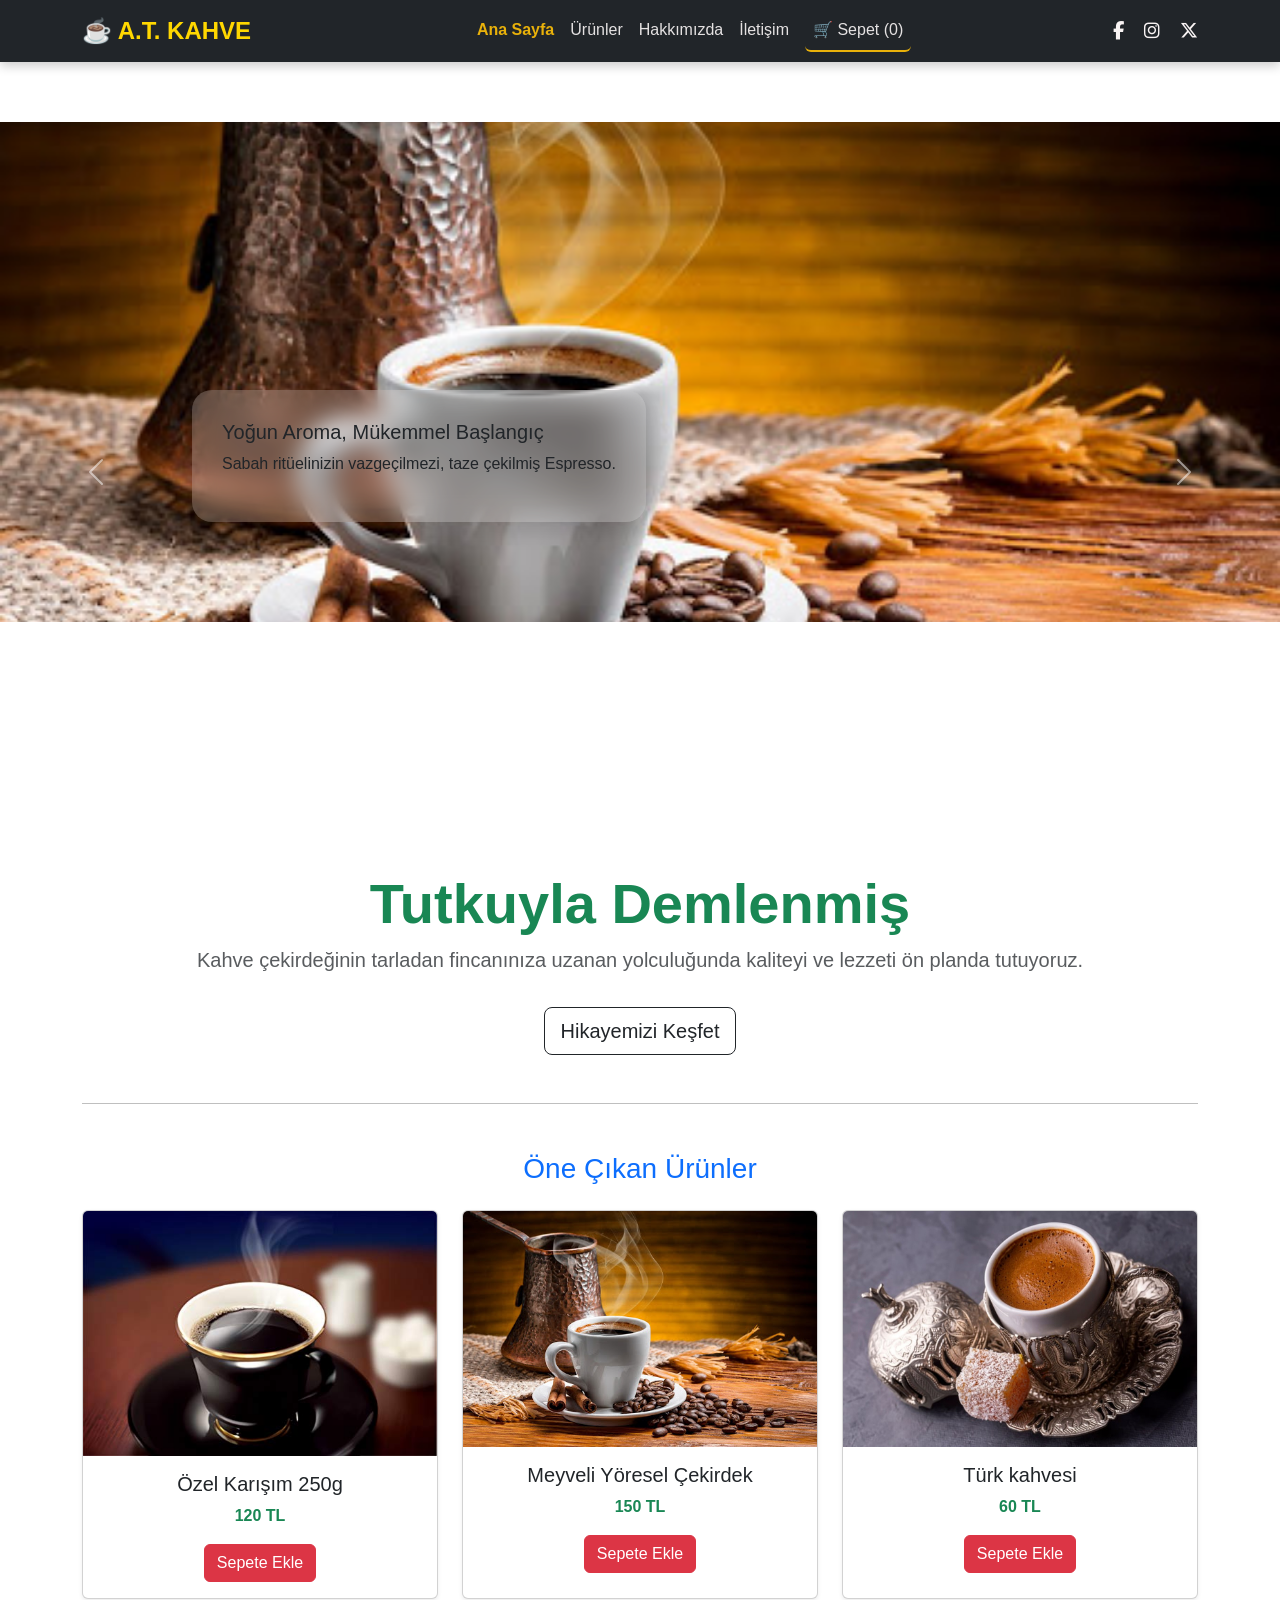
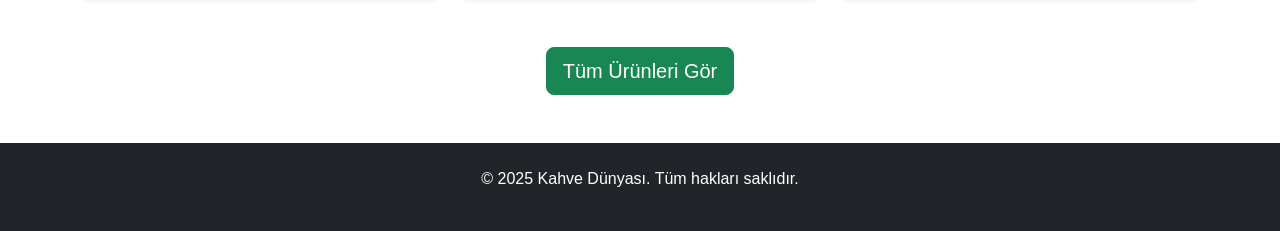
<file: index.html>
<!DOCTYPE html>
<html lang="tr">
<head>
    <meta charset="UTF-8">
    <meta name="viewport" content="width=device-width, initial-scale=1.0">
    <title>Ana Sayfa - Kahve Dünyası</title>
    <link rel="stylesheet" href="bootstrap.min.css">
    <link rel="stylesheet" href="style.css">
    <link rel="stylesheet" href="https://cdnjs.cloudflare.com/ajax/libs/font-awesome/6.4.2/css/all.min.css">
</head>
<body>

    <nav class="navbar navbar-expand-lg navbar-dark bg-dark sticky-top">
        <div class="container">
    <a class="navbar-brand" href="index.html">☕ A.T. KAHVE</a>
    
    <button class="navbar-toggler" type="button" data-bs-toggle="collapse" data-bs-target="#navbarNav">
        <span class="navbar-toggler-icon"></span>
    </button>

     <div class="collapse navbar-collapse" id="navbarNav">
             <ul class="navbar-nav mx-auto text-center"> 
                    <li class="nav-item"><a class="nav-link active" href="index.html">Ana Sayfa</a></li>
                    <li class="nav-item"><a class="nav-link" href="ürünler.html">Ürünler</a></li>
                    <li class="nav-item"><a class="nav-link" href="hakkımızda.html">Hakkımızda</a></li>
                    <li class="nav-item"><a class="nav-link" href="iletişim.html">İletişim</a></li>
                    <li class="nav-item"><a class="nav-link btn btn-outline-warning ms-lg-2" href="sepet.html">🛒 Sepet (<span id="sepet-sayaci">0</span>)</a></li>
                </ul>
            </div>
               <div class="header-social-icons">
    <a href="https://facebook.com" target="_blank" class="social-icon"><i class="fab fa-facebook-f"></i></a>
    <a href="https://instagram.com" target="_blank" class="social-icon"><i class="fab fa-instagram"></i></a>
    <a href="https://twitter.com" target="_blank" class="social-icon"><i class="fab fa-x-twitter"></i></a>
</div>
        </div>
    </nav>

    <header class="mb-5">
        <div id="kahveCarousel" class="carousel slide" data-bs-ride="carousel">
            <div class="carousel-indicators">
                <button type="button" data-bs-target="#kahveCarousel" data-bs-slide-to="0" class="active" aria-current="true" aria-label="Slide 1"></button>
                <button type="button" data-bs-target="#kahveCarousel" data-bs-slide-to="1" aria-label="Slide 2"></button>
                <button type="button" data-bs-target="#kahveCarousel" data-bs-slide-to="2" aria-label="Slide 3"></button>
            </div>
            <div class="carousel-inner">
                <div class="carousel-item active">
                    <img src="images/meyveli.png" class="d-block w-100" alt="Espresso">
                    <div class="carousel-caption carousel-text-area d-none d-md-block">
                        <h5>Yoğun Aroma, Mükemmel Başlangıç</h5>
                        <p>Sabah ritüelinizin vazgeçilmezi, taze çekilmiş Espresso.</p>
                    </div>
                </div>
                <div class="carousel-item">
                    <img src="images/özelkarısım.png" class="d-block w-100" alt="Filtre Kahve">
                    <div class="carousel-caption carousel-text-area d-none d-md-block">
                        <h5>Günün Her Anına Uygun Filtre Kahveler</h5>
                        <p>Özenle seçilmiş çekirdeklerden demlenmiştir.</p>
                    </div>
                </div>
                <div class="carousel-item">
                    <img src="images/-2332285.webp" class="d-block w-100" alt="Premium Kahve">
                    <div class="carousel-caption carousel-text-area d-none d-md-block">
                        <h5>Sınırlı Üretim Premium Lezzetler</h5>
                        <p>Dünyanın en iyi kahve çiftliklerinden.</p>
                    </div>
                </div>
            </div>
            <button class="carousel-control-prev" type="button" data-bs-target="#kahveCarousel" data-bs-slide="prev">
                <span class="carousel-control-prev-icon" aria-hidden="true"></span>
                <span class="visually-hidden">Previous</span>
            </button>
            <button class="carousel-control-next" type="button" data-bs-target="#kahveCarousel" data-bs-slide="next">
                <span class="carousel-control-next-icon" aria-hidden="true"></span>
                <span class="visually-hidden">Next</span>
            </button>
        </div>
    </header>

    <main class="container my-5">
        
        <section class="text-center mb-5">
            <h2 class="display-4 fw-bold text-success">Tutkuyla Demlenmiş</h2>
            <p class="lead text-muted">Kahve çekirdeğinin tarladan fincanınıza uzanan yolculuğunda kaliteyi ve lezzeti ön planda tutuyoruz.</p>
            <a href="hakkımızda.html" class="btn btn-outline-dark btn-lg mt-3">Hikayemizi Keşfet</a>
        </section>

        <hr>

        <section class="mt-5">
            <h3 class="text-center mb-4 text-primary">Öne Çıkan Ürünler</h3>
            <div class="row row-cols-1 row-cols-md-3 g-4">
                
                <div class="col">
                    <div class="card h-100 shadow-sm">
                        <img src="images/özelkarısım.png" class="card-img-top urun-resim" alt="Özel Karışım">
                        <div class="card-body text-center">
                            <h5 class="card-title">Özel Karışım 250g</h5>
                            <p class="card-text text-success fw-bold">120 TL</p>
                            <button class="btn btn-danger sepeteEkleBtn" data-urun-id="1">Sepete Ekle</button>
                        </div>
                    </div>
                </div>

                <div class="col">
                    <div class="card h-100 shadow-sm">
                        <img src="images/meyveli.png" class="card-img-top urun-resim" alt="Meyveli Çekirdek">
                        <div class="card-body text-center">
                            <h5 class="card-title">Meyveli Yöresel Çekirdek</h5>
                            <p class="card-text text-success fw-bold">150 TL</p>
                            <button class="btn btn-danger sepeteEkleBtn" data-urun-id="2">Sepete Ekle</button>
                        </div>
                    </div>
                </div>

                <div class="col">
                    <div class="card h-100 shadow-sm">
                        <img src="images/lezzetli-turk-kahvesinin-tarifi-452e.jpg" class="card-img-top urun-resim" alt="Soğuk Kahve">
                        <div class="card-body text-center">
                            <h5 class="card-title">Türk kahvesi </h5>
                            <p class="card-text text-success fw-bold">60 TL</p>
                            <button class="btn btn-danger sepeteEkleBtn" data-urun-id="3">Sepete Ekle</button>
                        </div>
                    </div>
                </div>

            </div>
            <div class="text-center mt-5">
                <a href="ürünler.html" class="btn btn-success btn-lg">Tüm Ürünleri Gör</a>
            </div>
        </section>

    </main>

    <footer class="bg-dark text-white mt-5 p-4">
        <div class="container text-center">
            <p>© 2025 Kahve Dünyası. Tüm hakları saklıdır.</p>
        </div>
    </footer>

    <script src="bootstrap.bundle.min.js"></script>
    <script src="cart.js"></script>
</body>
</html>
</file>
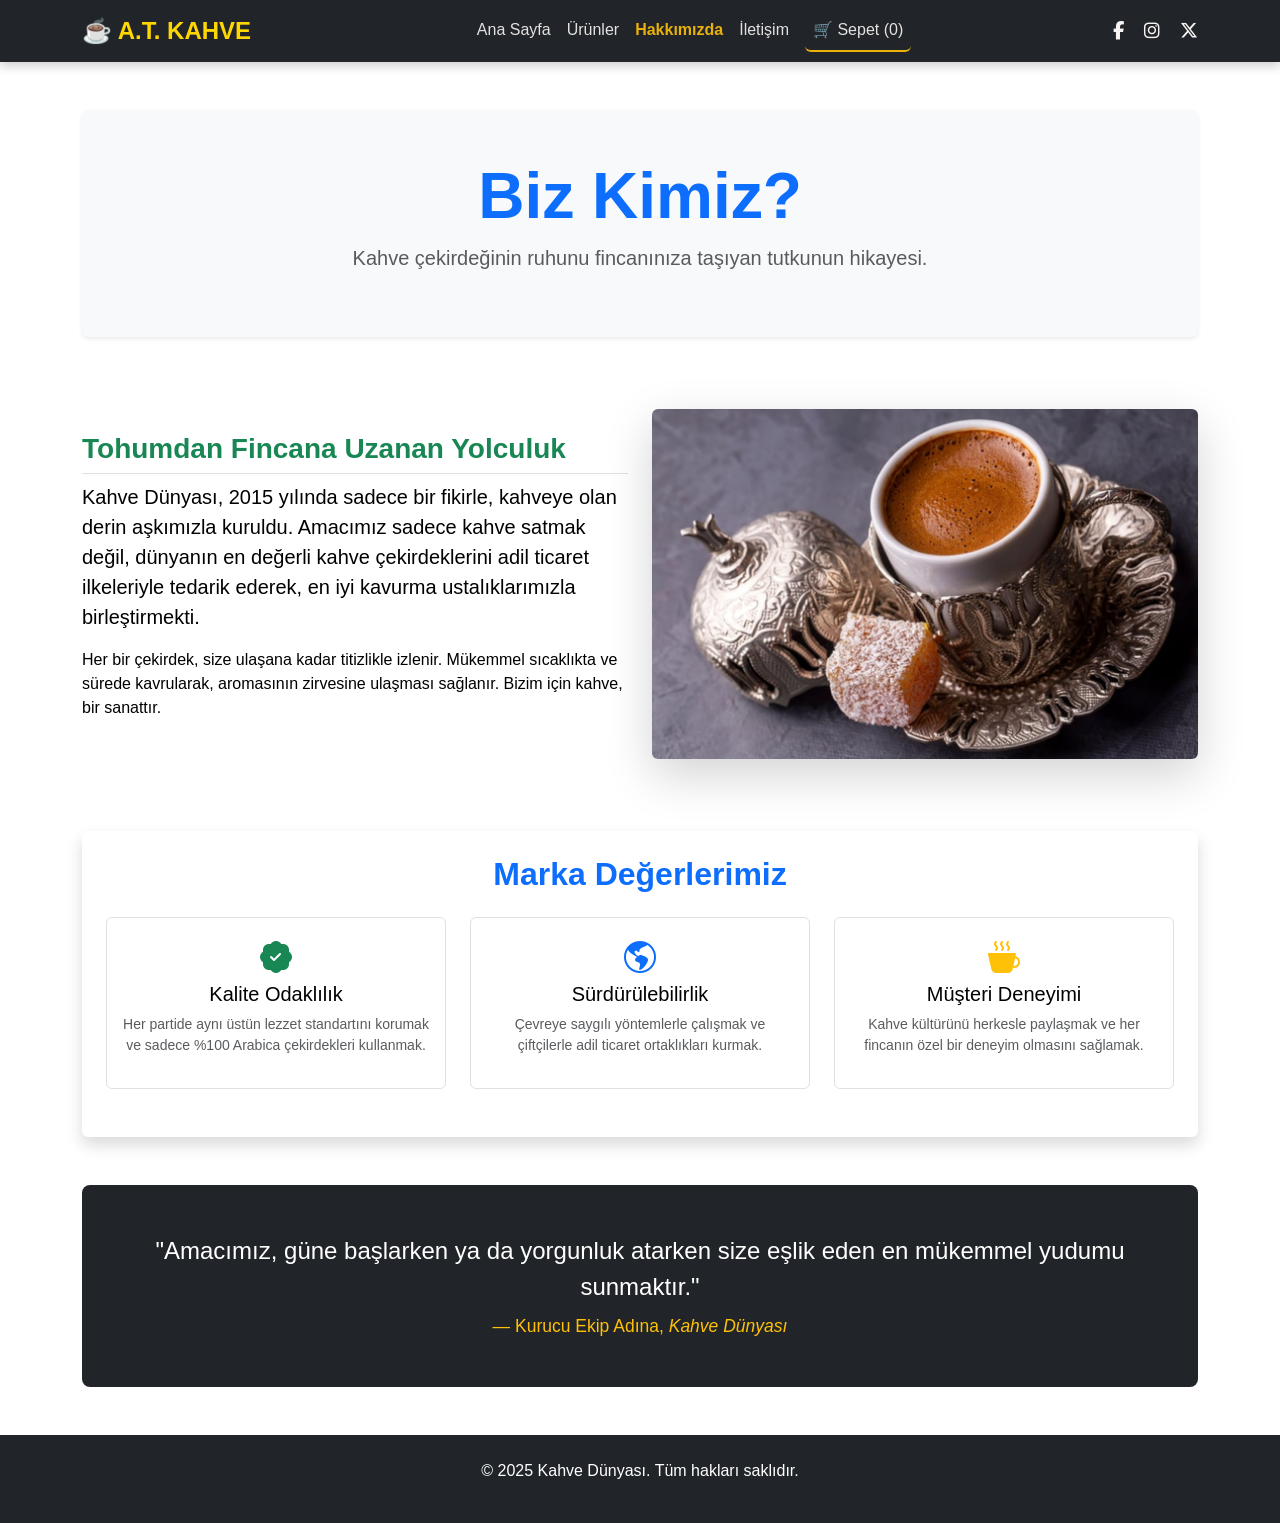
<file: hakkımızda.html>
<!DOCTYPE html>
<html lang="tr">
<head>
    <meta charset="UTF-8">
    <meta name="viewport" content="width=device-width, initial-scale=1.0">
    <title>Hakkımızda - Kahve Dünyası</title>
    <link rel="stylesheet" href="bootstrap.min.css">
    <link rel="stylesheet" href="style.css">
    <link rel="stylesheet" href="https://cdn.jsdelivr.net/npm/bootstrap-icons@1.11.3/font/bootstrap-icons.min.css">
     <link rel="stylesheet" href="https://cdnjs.cloudflare.com/ajax/libs/font-awesome/6.4.2/css/all.min.css">
</head>
<body>

    <nav class="navbar navbar-expand-lg navbar-dark bg-dark sticky-top">
        <div class="container">
            <a class="navbar-brand" href="index.html">☕ A.T. KAHVE</a>
            <button class="navbar-toggler" type="button" data-bs-toggle="collapse" data-bs-target="#navbarNav" aria-controls="navbarNav" aria-expanded="false" aria-label="Toggle navigation">
                <span class="navbar-toggler-icon"></span>
            </button>
            <div class="collapse navbar-collapse" id="navbarNav">
               <ul class="navbar-nav mx-auto text-center"> 
                    <li class="nav-item"><a class="nav-link" href="index.html">Ana Sayfa</a></li>
                    <li class="nav-item"><a class="nav-link" href="ürünler.html">Ürünler</a></li>
                    <li class="nav-item"><a class="nav-link active" href="hakkımızda.html">Hakkımızda</a></li>
                    <li class="nav-item"><a class="nav-link" href="iletişim.html">İletişim</a></li>
                    <li class="nav-item"><a class="nav-link btn btn-outline-warning ms-lg-2" href="sepet.html">🛒 Sepet (<span id="sepet-sayaci">0</span>)</a></li>
                </ul>
            </div>
               <div class="header-social-icons">
    <a href="https://facebook.com" target="_blank" class="social-icon"><i class="fab fa-facebook-f"></i></a>
    <a href="https://instagram.com" target="_blank" class="social-icon"><i class="fab fa-instagram"></i></a>
    <a href="https://twitter.com" target="_blank" class="social-icon"><i class="fab fa-x-twitter"></i></a>
</div>
        </div>
    </nav>

    <main class="container my-5">
        
        <header class="text-center mb-5 p-5 bg-light rounded shadow-sm">
            <h1 class="display-3 fw-bold text-primary">Biz Kimiz?</h1>
            <p class="lead text-muted">Kahve çekirdeğinin ruhunu fincanınıza taşıyan tutkunun hikayesi.</p>
        </header>

        <section class="mb-5 py-4">
            <div class="row align-items-center">
                <div class="col-md-6 order-md-1">
                    
                    <img src="images/lezzetli-turk-kahvesinin-tarifi-452e.jpg" class="img-fluid rounded shadow-lg" alt="Kahve Denetimi" style="height: 350px; width: 100%; object-fit: cover;">
                </div>
                <div class="col-md-6 order-md-0 mt-4 mt-md-0">
                    <h2 class="h3 fw-bold text-success border-bottom pb-2">Tohumdan Fincana Uzanan Yolculuk</h2>
                    <p class="fs-5">Kahve Dünyası, 2015 yılında sadece bir fikirle, kahveye olan derin aşkımızla kuruldu. Amacımız sadece kahve satmak değil, dünyanın en değerli kahve çekirdeklerini adil ticaret ilkeleriyle tedarik ederek, en iyi kavurma ustalıklarımızla birleştirmekti.</p>
                    <p>Her bir çekirdek, size ulaşana kadar titizlikle izlenir. Mükemmel sıcaklıkta ve sürede kavrularak, aromasının zirvesine ulaşması sağlanır. Bizim için kahve, bir sanattır.</p>
                </div>
            </div>
        </section>

        <section class="mb-5 py-4 bg-white p-4 rounded shadow">
            <h2 class="text-center fw-bold mb-4 text-primary">Marka Değerlerimiz</h2>
            <div class="row text-center">
                
                <div class="col-md-4 mb-4">
                    <div class="p-3 border rounded h-100">
                        <i class="bi bi-patch-check-fill text-success fs-2 mb-3"></i>
                        <h4 class="h5">Kalite Odaklılık</h4>
                        <p class="text-muted small">Her partide aynı üstün lezzet standartını korumak ve sadece %100 Arabica çekirdekleri kullanmak.</p>
                    </div>
                </div>

                <div class="col-md-4 mb-4">
                    <div class="p-3 border rounded h-100">
                        <i class="bi bi-globe-americas text-primary fs-2 mb-3"></i>
                        <h4 class="h5">Sürdürülebilirlik</h4>
                        <p class="text-muted small">Çevreye saygılı yöntemlerle çalışmak ve çiftçilerle adil ticaret ortaklıkları kurmak.</p>
                    </div>
                </div>

                <div class="col-md-4 mb-4">
                    <div class="p-3 border rounded h-100">
                        <i class="bi bi-cup-hot-fill text-warning fs-2 mb-3"></i>
                        <h4 class="h5">Müşteri Deneyimi</h4>
                        <p class="text-muted small">Kahve kültürünü herkesle paylaşmak ve her fincanın özel bir deneyim olmasını sağlamak.</p>
                    </div>
                </div>
            </div>
        </section>
        
        <section class="text-center bg-dark text-white p-5 rounded-3">
            <blockquote class="blockquote mb-0">
                <p class="mb-0 fs-4">"Amacımız, güne başlarken ya da yorgunluk atarken size eşlik eden en mükemmel yudumu sunmaktır."</p>
                <footer class="blockquote-footer mt-2 text-warning">Kurucu Ekip Adına, <cite title="Source Title">Kahve Dünyası</cite></footer>
            </blockquote>
        </section>

    </main>

    <footer class="bg-dark text-white mt-5 p-4">
        <div class="container text-center">
            <p>© 2025 Kahve Dünyası. Tüm hakları saklıdır.</p>
        </div>
    </footer>

    <script src="bootstrap.bundle.min.js"></script>
    <script src="cart.js"></script>
</body>
</html>
</file>
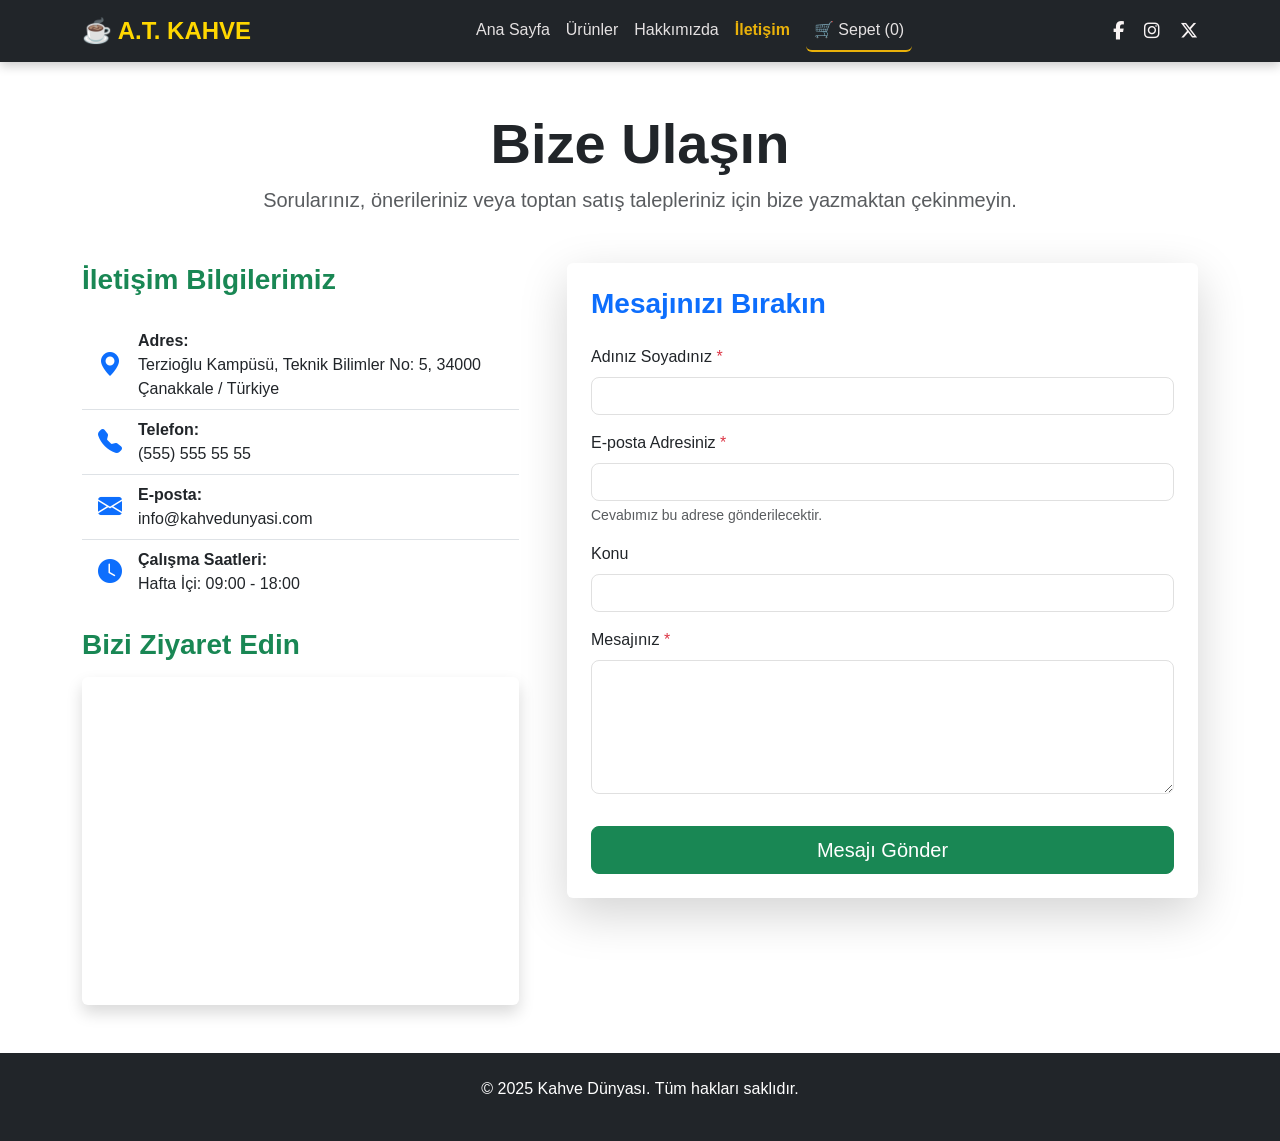
<file: iletişim.html>
<!DOCTYPE html>
<html lang="tr">
<head>
    <meta charset="UTF-8">
    <meta name="viewport" content="width=device-width, initial-scale=1.0">
    <title>İletişim - Kahve Dünyası</title>
    <link rel="stylesheet" href="bootstrap.min.css">
    <link rel="stylesheet" href="style.css">
    <link rel="stylesheet" href="https://cdn.jsdelivr.net/npm/bootstrap-icons@1.11.3/font/bootstrap-icons.min.css">
     <link rel="stylesheet" href="https://cdnjs.cloudflare.com/ajax/libs/font-awesome/6.4.2/css/all.min.css">
</head>
<body>

    <nav class="navbar navbar-expand-lg navbar-dark bg-dark sticky-top">
        <div class="container">
            <a class="navbar-brand" href="index.html">☕ A.T. KAHVE</a>
            <button class="navbar-toggler" type="button" data-bs-toggle="collapse" data-bs-target="#navbarNav" aria-controls="navbarNav" aria-expanded="false" aria-label="Toggle navigation">
                <span class="navbar-toggler-icon"></span>
            </button>
            <div class="collapse navbar-collapse" id="navbarNav">
             <ul class="navbar-nav mx-auto text-center"> 
                    <li class="nav-item"><a class="nav-link" href="index.html">Ana Sayfa</a></li>
                    <li class="nav-item"><a class="nav-link" href="ürünler.html">Ürünler</a></li>
                    <li class="nav-item"><a class="nav-link" href="hakkımızda.html">Hakkımızda</a></li>
                    <li class="nav-item"><a class="nav-link active" href="iletişim.html">İletişim</a></li>
                    <li class="nav-item"><a class="nav-link btn btn-outline-warning ms-lg-2" href="sepet.html">🛒 Sepet (<span id="sepet-sayaci">0</span>)</a></li>
                </ul>
            </div>
               <div class="header-social-icons">
    <a href="https://facebook.com" target="_blank" class="social-icon"><i class="fab fa-facebook-f"></i></a>
    <a href="https://instagram.com" target="_blank" class="social-icon"><i class="fab fa-instagram"></i></a>
    <a href="https://twitter.com" target="_blank" class="social-icon"><i class="fab fa-x-twitter"></i></a>
</div>
        </div>
    </nav>

    <main class="container my-5">
        <header class="text-center mb-5">
            <h1 class="display-4 fw-bold text-dark">Bize Ulaşın</h1>
            <p class="lead text-muted">Sorularınız, önerileriniz veya toptan satış talepleriniz için bize yazmaktan çekinmeyin.</p>
        </header>

        <div class="row g-5">
            
            <div class="col-md-5">
                <h2 class="h3 fw-bold mb-4 text-success">İletişim Bilgilerimiz</h2>
                
                <ul class="list-group list-group-flush mb-4">
                    <li class="list-group-item d-flex align-items-center">
                        <i class="bi bi-geo-alt-fill text-primary fs-4 me-3"></i>
                        <div>
                            <strong>Adres:</strong>
                            <p class="mb-0">Terzioğlu Kampüsü, Teknik Bilimler No: 5, 34000 Çanakkale / Türkiye</p>
                        </div>
                    </li>
                    <li class="list-group-item d-flex align-items-center">
                        <i class="bi bi-telephone-fill text-primary fs-4 me-3"></i>
                        <div>
                            <strong>Telefon:</strong>
                            <p class="mb-0">(555) 555 55 55</p>
                        </div>
                    </li>
                    <li class="list-group-item d-flex align-items-center">
                        <i class="bi bi-envelope-fill text-primary fs-4 me-3"></i>
                        <div>
                            <strong>E-posta:</strong>
                            <p class="mb-0">info@kahvedunyasi.com</p>
                        </div>
                    </li>
                    <li class="list-group-item d-flex align-items-center">
                        <i class="bi bi-clock-fill text-primary fs-4 me-3"></i>
                        <div>
                            <strong>Çalışma Saatleri:</strong>
                            <p class="mb-0">Hafta İçi: 09:00 - 18:00</p>
                        </div>
                    </li>
                </ul>

                <h2 class="h3 fw-bold mb-3 text-success">Bizi Ziyaret Edin</h2>
                
                <div class="ratio ratio-4x3 rounded shadow">
                    <iframe src="https://maps.google.com/maps?q=istanbul%20kahve%20d%C3%BCnyas%C4%B1&t=&z=13&ie=UTF8&iwloc=&output=embed" allowfullscreen="" loading="lazy"></iframe>
                </div>
            </div>

            <div class="col-md-7">
                <div class="card p-4 shadow-lg border-0">
                    <h2 class="h3 fw-bold mb-4 text-primary">Mesajınızı Bırakın</h2>
                    <form>
                        <div class="mb-3">
                            <label for="adSoyad" class="form-label">Adınız Soyadınız <span class="text-danger">*</span></label>
                            <input type="text" class="form-control" id="adSoyad" required>
                        </div>
                        <div class="mb-3">
                            <label for="email" class="form-label">E-posta Adresiniz <span class="text-danger">*</span></label>
                            <input type="email" class="form-control" id="email" required>
                            <div class="form-text">Cevabımız bu adrese gönderilecektir.</div>
                        </div>
                        <div class="mb-3">
                            <label for="konu" class="form-label">Konu</label>
                            <input type="text" class="form-control" id="konu">
                        </div>
                        <div class="mb-3">
                            <label for="mesaj" class="form-label">Mesajınız <span class="text-danger">*</span></label>
                            <textarea class="form-control" id="mesaj" rows="5" required></textarea>
                        </div>
                        <div class="d-grid">
                            <button type="submit" class="btn btn-success btn-lg mt-3">Mesajı Gönder</button>
                        </div>
                    </form>
                </div>
            </div>
        </div>
    </main>

    <footer class="bg-dark text-white mt-5 p-4">
        <div class="container text-center">
            <p>© 2025 Kahve Dünyası. Tüm hakları saklıdır.</p>
        </div>
    </footer>

    <script src="bootstrap.bundle.min.js"></script>
    <script src="cart.js"></script>
</body>
</html>
</file>
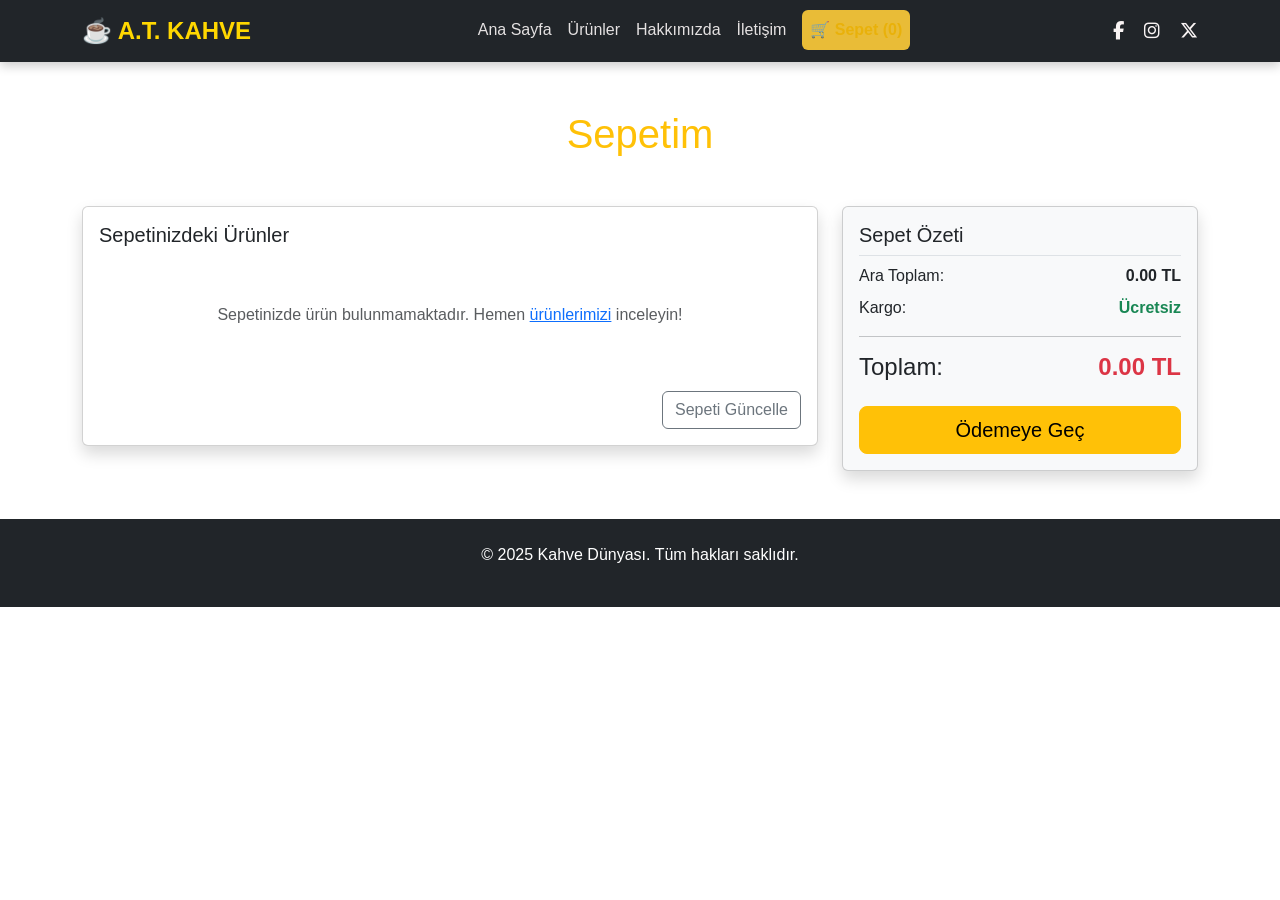
<file: sepet.html>
<!DOCTYPE html>
<html lang="tr">
<head>
    <meta charset="UTF-8">
    <meta name="viewport" content="width=device-width, initial-scale=1.0">
    <title>Sepetim - Kahve Dünyası</title>
    <link rel="stylesheet" href="bootstrap.min.css">
    <link rel="stylesheet" href="style.css">
     <link rel="stylesheet" href="https://cdnjs.cloudflare.com/ajax/libs/font-awesome/6.4.2/css/all.min.css">
</head>
<body>

    <nav class="navbar navbar-expand-lg navbar-dark bg-dark sticky-top">
        <div class="container">
            <a class="navbar-brand" href="index.html">☕ A.T. KAHVE</a>
            <button class="navbar-toggler" type="button" data-bs-toggle="collapse" data-bs-target="#navbarNav" aria-controls="navbarNav" aria-expanded="false" aria-label="Toggle navigation">
                <span class="navbar-toggler-icon"></span>
            </button>
            <div class="collapse navbar-collapse" id="navbarNav">
               <ul class="navbar-nav mx-auto text-center"> 
                    <li class="nav-item"><a class="nav-link" href="index.html">Ana Sayfa</a></li>
                    <li class="nav-item"><a class="nav-link" href="ürünler.html">Ürünler</a></li>
                    <li class="nav-item"><a class="nav-link" href="hakkımızda.html">Hakkımızda</a></li>
                    <li class="nav-item"><a class="nav-link" href="iletişim.html">İletişim</a></li>
                    <li class="nav-item"><a class="nav-link btn btn-warning active ms-lg-2" href="sepet.html">🛒 Sepet (<span id="sepet-sayaci">0</span>)</a></li>
                </ul>
            </div>
               <div class="header-social-icons">
         <a href="https://facebook.com" target="_blank" class="social-icon"><i class="fab fa-facebook-f"></i></a>
         <a href="https://instagram.com" target="_blank" class="social-icon"><i class="fab fa-instagram"></i></a>
         <a href="https://twitter.com" target="_blank" class="social-icon"><i class="fab fa-x-twitter"></i></a>
</div>
        </div>
    </nav>

    <main class="container my-5">
        <h1 class="text-center mb-5 text-warning">Sepetim</h1>

        <div class="row">
            <div class="col-lg-8">
                <div class="card shadow mb-4">
                    <div class="card-body">
                        <h2 class="h5 card-title">Sepetinizdeki Ürünler</h2>
                        
                        <div id="sepet-listesi">
                            <p class="text-center text-muted py-5">Sepetiniz yükleniyor...</p>
                        </div>
                        <div class="text-end mt-3">
                            <button class="btn btn-outline-secondary" id="sepet-guncelle-btn">Sepeti Güncelle</button>
                        </div>
                    </div>
                </div>
            </div>

            <div class="col-lg-4">
                <div class="card shadow bg-light">
                    <div class="card-body">
                        <h2 class="h5 card-title border-bottom pb-2">Sepet Özeti</h2>
                        <div class="d-flex justify-content-between mb-2">
                            <span>Ara Toplam:</span>
                            <span class="fw-bold" id="ara-toplam">0 TL</span> 
                        </div>
                        <div class="d-flex justify-content-between mb-2">
                            <span>Kargo:</span>
                            <span class="text-success fw-bold">Ücretsiz</span>
                        </div>
                        <hr>
                        <div class="d-flex justify-content-between mb-3">
                            <span class="h4">Toplam:</span>
                            <span class="h4 text-danger fw-bold" id="toplam-fiyat">0 TL</span> 
                        </div>

                        <button class="btn btn-warning w-100 btn-lg">Ödemeye Geç</button>
                    </div>
                </div>
            </div>
        </div>
    </main>

    <footer class="bg-dark text-white mt-5 p-4">
        <div class="container text-center">
            <p>© 2025 Kahve Dünyası. Tüm hakları saklıdır.</p>
        </div>
    </footer>

    <script src="bootstrap.bundle.min.js"></script>
    <script src="cart.js"></script>
</body>
</html>
</file>
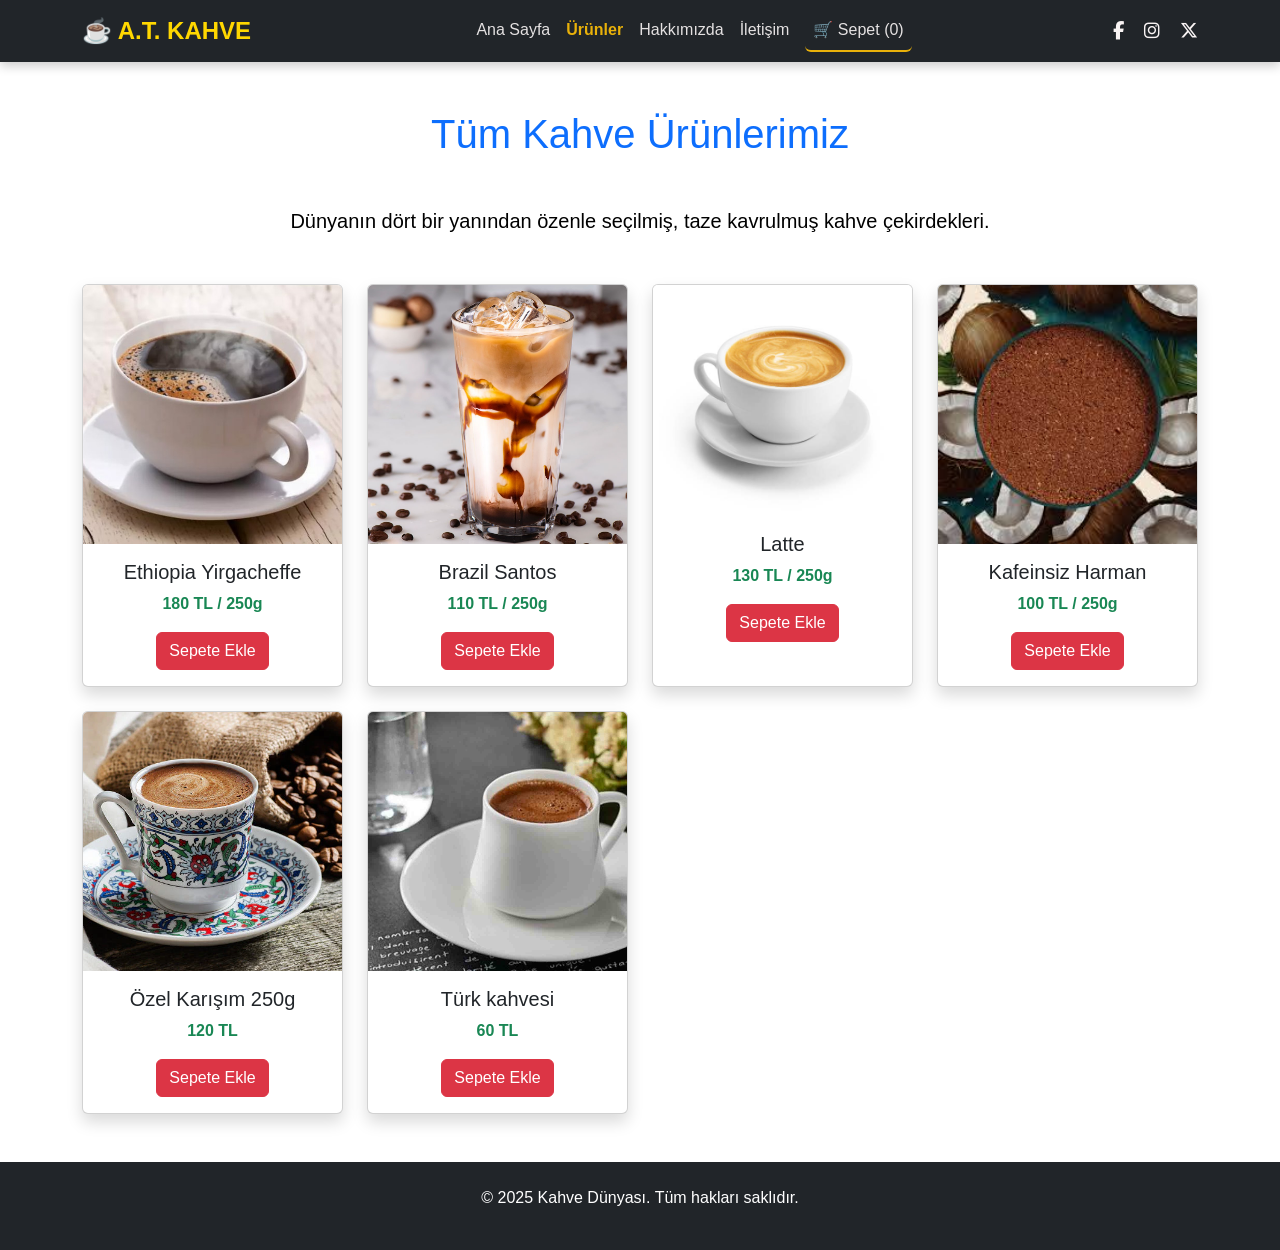
<file: ürünler.html>
<!DOCTYPE html>
<html lang="tr">
<head>
    <meta charset="UTF-8">
    <meta name="viewport" content="width=device-width, initial-scale=1.0">
    <title>Ürünlerimiz - Kahve Dünyası</title>
    <link rel="stylesheet" href="bootstrap.min.css">
    <link rel="stylesheet" href="style.css">
     <link rel="stylesheet" href="https://cdnjs.cloudflare.com/ajax/libs/font-awesome/6.4.2/css/all.min.css">
</head>
<body>

    <nav class="navbar navbar-expand-lg navbar-dark bg-dark sticky-top">
        <div class="container">
            <a class="navbar-brand" href="index.html">☕ A.T. KAHVE</a>
            <button class="navbar-toggler" type="button" data-bs-toggle="collapse" data-bs-target="#navbarNav" aria-controls="navbarNav" aria-expanded="false" aria-label="Toggle navigation">
                <span class="navbar-toggler-icon"></span>
            </button>
            <div class="collapse navbar-collapse" id="navbarNav">
                <ul class="navbar-nav mx-auto text-center"> 
                    <li class="nav-item"><a class="nav-link" href="index.html">Ana Sayfa</a></li>
                    <li class="nav-item"><a class="nav-link active" href="ürünler.html">Ürünler</a></li>
                    <li class="nav-item"><a class="nav-link" href="hakkımızda.html">Hakkımızda</a></li>
                    <li class="nav-item"><a class="nav-link" href="iletişim.html">İletişim</a></li>
                    <li class="nav-item"><a class="nav-link btn btn-outline-warning ms-lg-2" href="sepet.html">🛒 Sepet (<span id="sepet-sayaci">0</span>)</a></li>
                </ul>
            </div>
               <div class="header-social-icons">
    <a href="https://facebook.com" target="_blank" class="social-icon"><i class="fab fa-facebook-f"></i></a>
    <a href="https://instagram.com" target="_blank" class="social-icon"><i class="fab fa-instagram"></i></a>
    <a href="https://twitter.com" target="_blank" class="social-icon"><i class="fab fa-x-twitter"></i></a>
</div>
        </div>
    </nav>

    <main class="container my-5">
        <h1 class="text-center mb-5 text-primary">Tüm Kahve Ürünlerimiz</h1>
        <p class="text-center lead">Dünyanın dört bir yanından özenle seçilmiş, taze kavrulmuş kahve çekirdekleri.</p>

        <div class="row row-cols-1 row-cols-sm-2 row-cols-md-3 row-cols-lg-4 g-4 mt-4">
            
            <div class="col">
                <div class="card h-100 shadow">
                    <img src="images/filtre.png" class="card-img-top urun-resim" alt="Ethiopia Yirgacheffe">
                    <div class="card-body text-center">
                        <h5 class="card-title">Ethiopia Yirgacheffe</h5>
                        <p class="fw-bold text-success">180 TL / 250g</p>
                        <button class="btn btn-danger sepeteEkleBtn" data-urun-id="4">Sepete Ekle</button>
                    </div>
                </div>
            </div>

            <div class="col">
                <div class="card h-100 shadow">
                    <img src="images/ice-karamel-latte.jpg" class="card-img-top urun-resim" alt="Brazil Santos">
                    <div class="card-body text-center">
                        <h5 class="card-title">Brazil Santos</h5>
                        <p class="fw-bold text-success">110 TL / 250g</p>
                        <button class="btn btn-danger sepeteEkleBtn" data-urun-id="5">Sepete Ekle</button>
                    </div>
                </div>
            </div>

            <div class="col">
                <div class="card h-100 shadow">
                    <img src="images/ice.latte.png" class="card-img-top urun-resim" alt="İce Latte">
                    <div class="card-body text-center">
                        <h5 class="card-title">Latte</h5>
                        <p class="fw-bold text-success">130 TL / 250g</p>
                        <button class="btn btn-danger sepeteEkleBtn" data-urun-id="6">Sepete Ekle</button>
                    </div>
                </div>
            </div>

            <div class="col">
                <div class="card h-100 shadow">
                    <img src="images/kafeinsiz.jpg" class="card-img-top urun-resim" alt="Decaf Blend">
                    <div class="card-body text-center">
                        <h5 class="card-title">Kafeinsiz Harman</h5>
                        <p class="fw-bold text-success">100 TL / 250g</p>
                        <button class="btn btn-danger sepeteEkleBtn" data-urun-id="7">Sepete Ekle</button>
                    </div>
                </div>
            </div>
            
            <div class="col">
                <div class="card h-100 shadow">
                    <img src="images/özelkarısım2.png" class="card-img-top urun-resim" alt="Özel Karışım">
                    <div class="card-body text-center">
                        <h5 class="card-title">Özel Karışım 250g</h5>
                        <p class="fw-bold text-success">120 TL</p>
                        <button class="btn btn-danger sepeteEkleBtn" data-urun-id="1">Sepete Ekle</button>
                    </div>
                </div>
            </div>
            <div class="col">
                <div class="card h-100 shadow">
                    <img src="images/1türkkahvesi.png" class="card-img-top urun-resim" alt="türk kahvesi">
                    <div class="card-body text-center">
                        <h5 class="card-title">Türk kahvesi</h5>
                        <p class="fw-bold text-success">60 TL</p>
                        <button class="btn btn-danger sepeteEkleBtn" data-urun-id="3">Sepete Ekle</button>
                    </div>
                </div>
            </div>
            
        </div>
    </main>

    <footer class="bg-dark text-white mt-5 p-4">
        <div class="container text-center">
            <p>© 2025 Kahve Dünyası. Tüm hakları saklıdır.</p>
        </div>
    </footer>

    <script src="bootstrap.bundle.min.js"></script>
    <script src="cart.js"></script>
</body>
</html>
</file>
<file: style.css>
/* style.css içindeki ilgili bölümler (güncellenmiştir) */

/* 1. NAV BAR GÖRÜNÜRLÜK FIX */
.navbar-dark .navbar-brand {
    color: #ffd700 !important; /* Marka Adı: Altın sarısı, çok belirgin */
    font-weight: bold;
    font-size: 1.5rem;
}

.navbar-dark .navbar-nav .nav-link {
    /* Tüm linklerin varsayılan rengi: Parlak Beyaz */
    color: #faf6f6 !important; 
    opacity: 0.9; 
    transition: color 0.3s;
}

.navbar-dark .navbar-nav .nav-link:hover {
    /* Üzerine gelince (Hover): Altın Sarısı */
    color: #ffd700 !important; 
    opacity: 1;
}

.carousel-text-area {
    background:rgba(255,255,255,0.2);
    backdrop-filter: blur(12px);
    border-radius:20px;
    padding: 30px;
    color: #212529;
    box-shadow: 0 8px 24px rgba(0,0,0,0.08);
    bottom: 20%;
}
.navbar-dark .navbar-nav .nav-link.active {
    /* Aktif Sayfa Linki: Daha parlak Altın Sarısı */
    color: #ffc107 !important; 
    font-weight: bold;
}

/* Sepet Butonu Görünümü (Outline Warning) */
.navbar-dark .btn-outline-warning {
    color: #ffc107;
    border-color: #ffc107;
}

.navbar-dark .btn-outline-warning:hover {
    color: #212529 !important; /* Buton hover olunca yazı rengi koyu */
    background-color: #ffc107;
    border-color: #ffc107;
}
/* style.css içindeki SLIDER GÖRÜNÜMÜNÜ DÜZENLEYEN KISIM */

/* Sabit yüksekliği resmin KAPSAYICISINA (carousel-item) atıyoruz */
.carousel-item {
    height: 500px; /* Varsayılan yüksekliği belirledik */
    overflow: hidden; /* Dışına taşan kısımları gizle */
}

/* Resim FIX: Kapsayıcıyı doldur, orantıyı koru */
.carousel-item img {
    height: 100%; /* Kapsayıcının %100 yüksekliğini al */
    object-fit: cover; /* Resmi orantılı keserek tam oturmasını sağlar */
    width: 100%;
}

/* Responsive Düzenleme: Mobil cihazlar için yüksekliği azalt */
@media (max-width: 768px) {
    .carousel-item {
        height: 300px; /* Mobil cihazlarda daha kısa yükseklik */
    }
}
/* ... Diğer stiller (Navbar fix, urun-resim, vb.) bu dosyanın alt kısmında kalmalıdır ... */

/* ... Diğer stiller (slider fix, urun-resim, vb.) bu dosyanın alt kısmında kalmalıdır ... */
.header-social-icons {
    display: flex;
    gap: 20px; /* İkonlar arası boşluk */
    align-items: center;
}

.social-icon {
    color: #f9f4f4; /* İkonların varsayılan rengi */
    font-size: 18px; /* İkon boyutu */
    text-decoration: none;
    transition: 0.3s; /* Geçiş hızı */
}

/* Üzerine gelince renk değişimi */
.social-icon:hover {
    color: #007bff; /* İstediğin rengi buraya yazabilirsin */
    transform: translateY(-3px); /* Hafif yukarı zıplama efekti */
}
</file>
